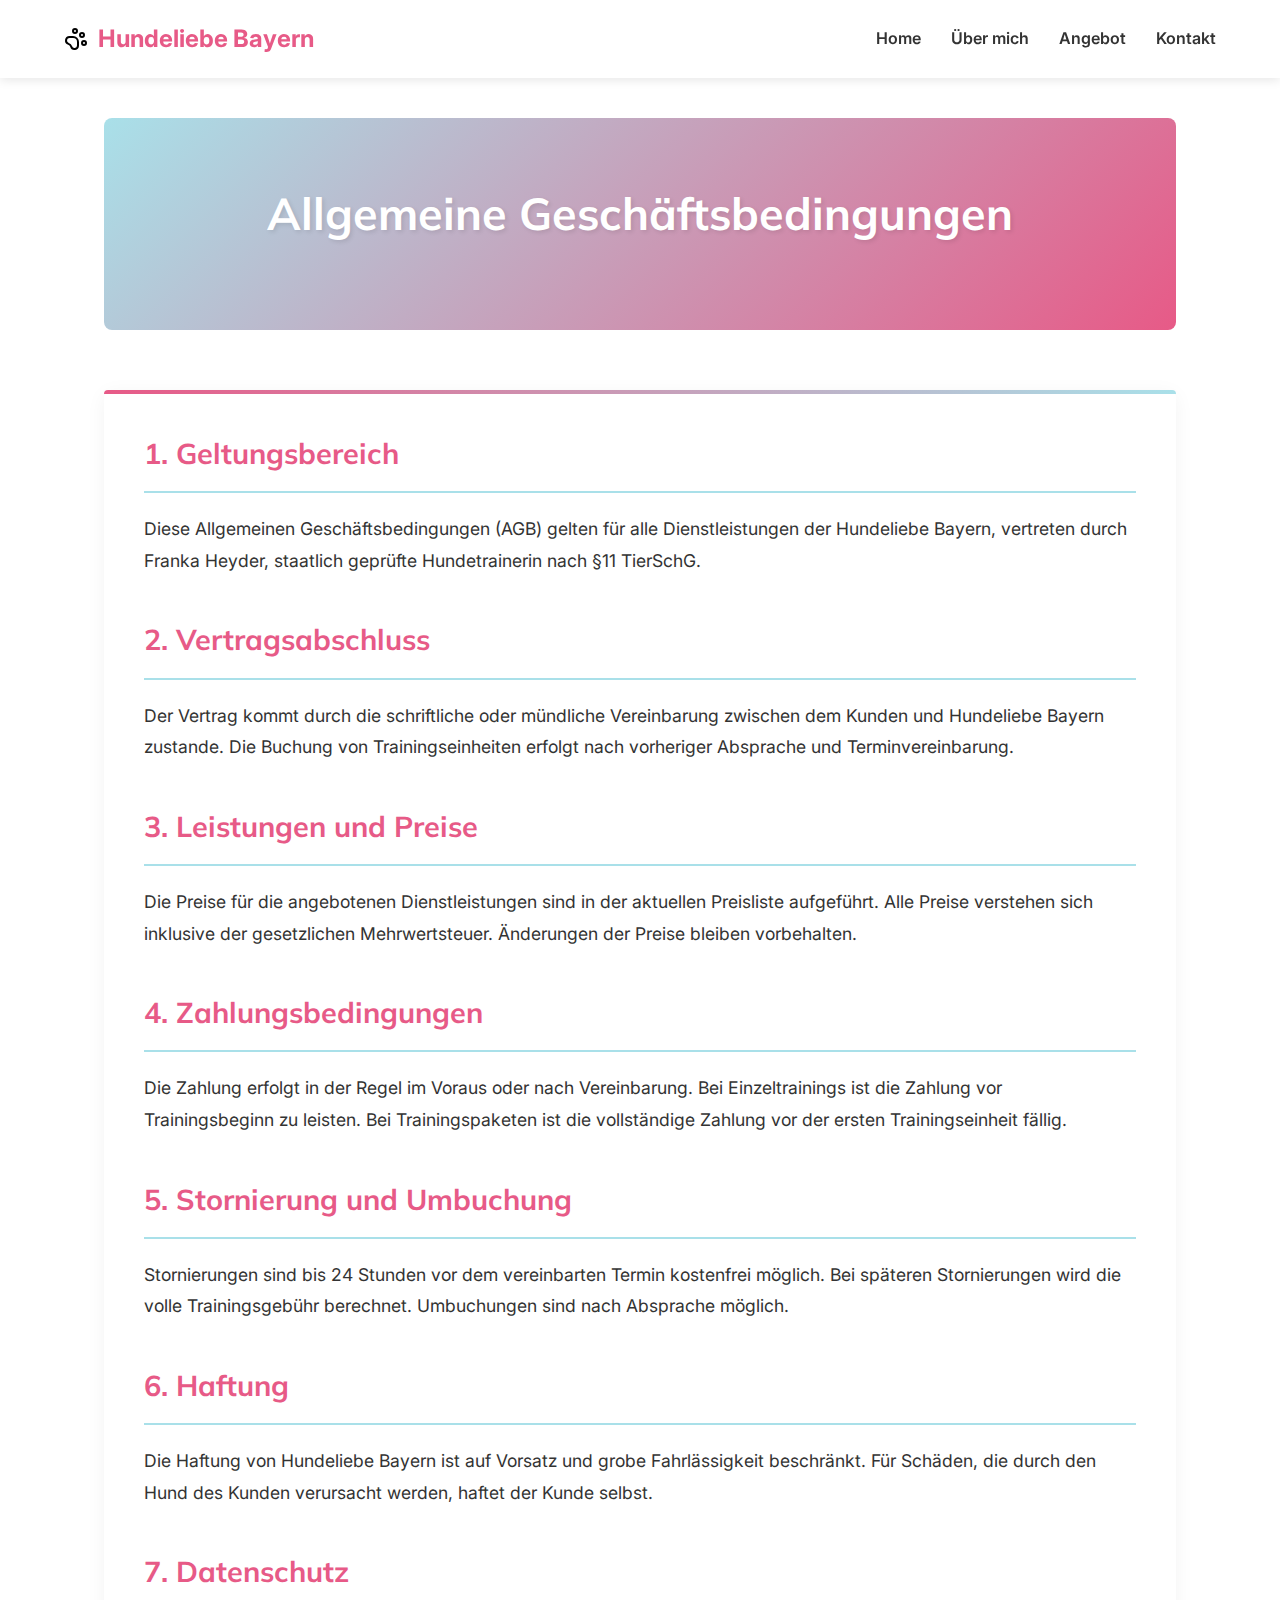
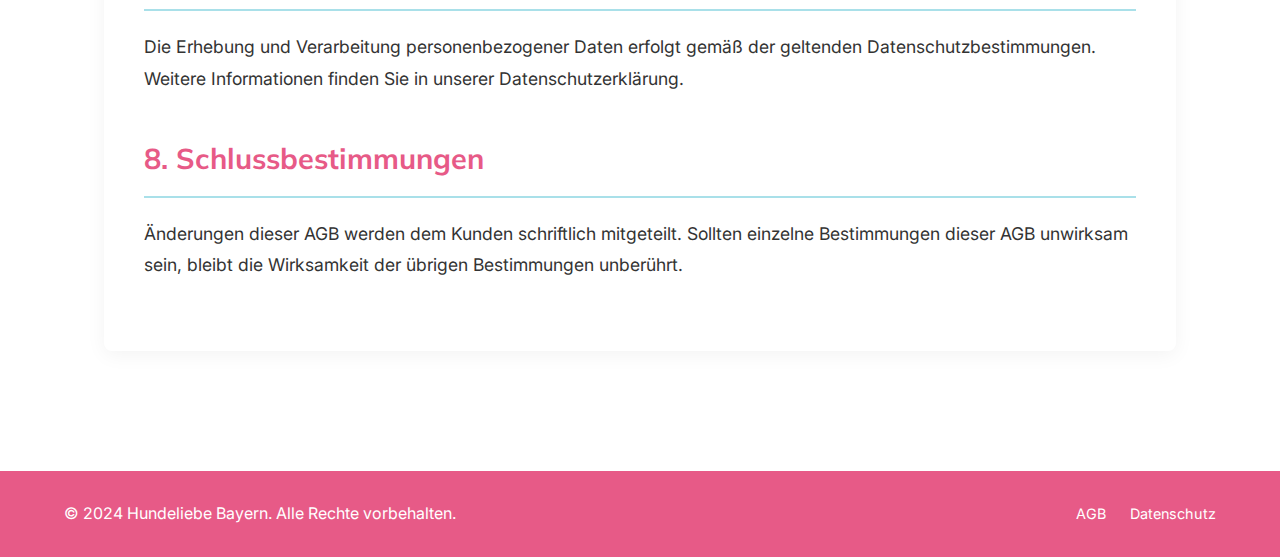
<file: pages/agb.html>
<!DOCTYPE html>
<html lang="de">
<head>
    <meta charset="UTF-8">
    <meta name="viewport" content="width=device-width, initial-scale=1.0">
    <title>AGB - Hundeliebe Bayern</title>
    <link rel="stylesheet" href="../assets/css/styles.css">
    <link href="https://fonts.googleapis.com/css2?family=Inter:wght@400;600&family=Mulish:wght@700&display=swap" rel="stylesheet">
</head>
<body>
    <header class="navbar">
        <a href="../index.html" class="logo">
            <img src="../assets/images/pawicons.svg" alt="Pfoten-Icon" class="paw-icon">
            <span>Hundeliebe Bayern</span>
        </a>
        <button class="mobile-menu-btn">
            <span class="hamburger"></span>
        </button>
        <nav class="nav-menu">
            <ul class="nav-links">
                <li><a href="../index.html">Home</a></li>
                <li><a href="uebermich.html">Über mich</a></li>
                <li><a href="angebot.html">Angebot</a></li>
                <li><a href="kontakt.html">Kontakt</a></li>
            </ul>
        </nav>
    </header>

    <main class="content-page">
        <section class="page-header">
            <h1>Allgemeine Geschäftsbedingungen</h1>
        </section>

        <section class="content-section">
            <h2>1. Geltungsbereich</h2>
            <p>Diese Allgemeinen Geschäftsbedingungen (AGB) gelten für alle Dienstleistungen der Hundeliebe Bayern, vertreten durch Franka Heyder, staatlich geprüfte Hundetrainerin nach §11 TierSchG.</p>

            <h2>2. Vertragsabschluss</h2>
            <p>Der Vertrag kommt durch die schriftliche oder mündliche Vereinbarung zwischen dem Kunden und Hundeliebe Bayern zustande. Die Buchung von Trainingseinheiten erfolgt nach vorheriger Absprache und Terminvereinbarung.</p>

            <h2>3. Leistungen und Preise</h2>
            <p>Die Preise für die angebotenen Dienstleistungen sind in der aktuellen Preisliste aufgeführt. Alle Preise verstehen sich inklusive der gesetzlichen Mehrwertsteuer. Änderungen der Preise bleiben vorbehalten.</p>

            <h2>4. Zahlungsbedingungen</h2>
            <p>Die Zahlung erfolgt in der Regel im Voraus oder nach Vereinbarung. Bei Einzeltrainings ist die Zahlung vor Trainingsbeginn zu leisten. Bei Trainingspaketen ist die vollständige Zahlung vor der ersten Trainingseinheit fällig.</p>

            <h2>5. Stornierung und Umbuchung</h2>
            <p>Stornierungen sind bis 24 Stunden vor dem vereinbarten Termin kostenfrei möglich. Bei späteren Stornierungen wird die volle Trainingsgebühr berechnet. Umbuchungen sind nach Absprache möglich.</p>

            <h2>6. Haftung</h2>
            <p>Die Haftung von Hundeliebe Bayern ist auf Vorsatz und grobe Fahrlässigkeit beschränkt. Für Schäden, die durch den Hund des Kunden verursacht werden, haftet der Kunde selbst.</p>

            <h2>7. Datenschutz</h2>
            <p>Die Erhebung und Verarbeitung personenbezogener Daten erfolgt gemäß der geltenden Datenschutzbestimmungen. Weitere Informationen finden Sie in unserer Datenschutzerklärung.</p>

            <h2>8. Schlussbestimmungen</h2>
            <p>Änderungen dieser AGB werden dem Kunden schriftlich mitgeteilt. Sollten einzelne Bestimmungen dieser AGB unwirksam sein, bleibt die Wirksamkeit der übrigen Bestimmungen unberührt.</p>
        </section>
    </main>

    <footer>
        <p>© 2024 Hundeliebe Bayern. Alle Rechte vorbehalten.</p>
        <nav>
            <a href="agb.html">AGB</a>
            <a href="datenschutz.html">Datenschutz</a>
        </nav>
    </footer>
    <script src="../assets/js/main.js"></script>
</body>
</html>
</file>
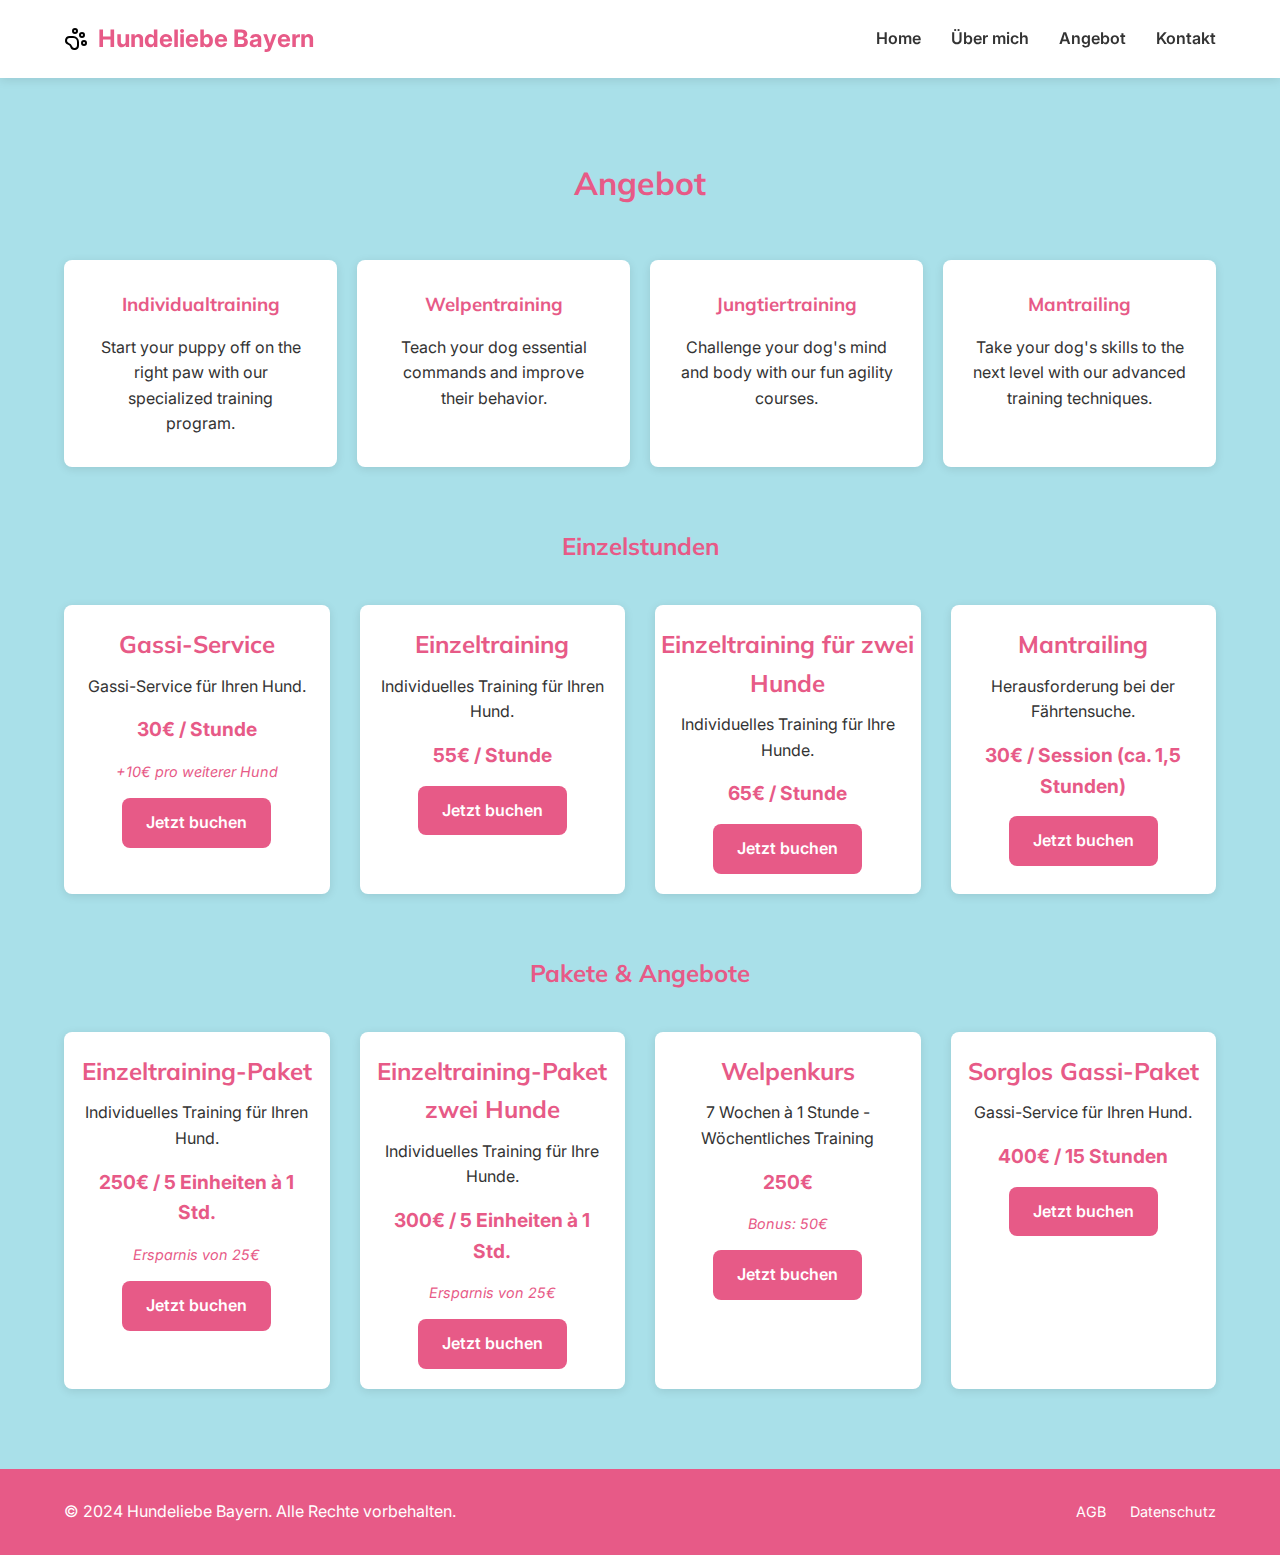
<file: pages/angebot.html>
<!DOCTYPE html>
<html lang="de">
<head>
    <meta charset="UTF-8">
    <meta name="viewport" content="width=device-width, initial-scale=1.0">
    <title>Angebot - Hundeliebe Bayern</title>
    <link rel="stylesheet" href="../assets/css/styles.css">
    <link href="https://fonts.googleapis.com/css2?family=Inter:wght@400;600&family=Mulish:wght@700&display=swap" rel="stylesheet">
</head>
<body>
    <header class="navbar">
        <a href="../index.html" class="logo">
            <img src="../assets/images/pawicons.svg" alt="Pfoten-Icon" class="paw-icon">
            <span>Hundeliebe Bayern</span>
        </a>
        <button class="mobile-menu-btn">
            <span class="hamburger"></span>
        </button>
        <nav class="nav-menu">
            <ul class="nav-links">
                <li><a href="../index.html">Home</a></li>
                <li><a href="uebermich.html">Über mich</a></li>
                <li><a href="angebot.html">Angebot</a></li>
                <li><a href="kontakt.html">Kontakt</a></li>
            </ul>
        </nav>
    </header>

    <main class="angebot-page">
        <section class="angebot-hero">
            <h1>Angebot</h1>
        </section>

        <section class="angebot-cards">
            <div class="training-card">
                <h3>Individualtraining</h3>
                <p>Start your puppy off on the right paw with our specialized training program.</p>
            </div>
            
            <div class="training-card">
                <h3>Welpentraining</h3>
                <p>Teach your dog essential commands and improve their behavior.</p>
            </div>
            
            <div class="training-card">
                <h3>Jungtiertraining</h3>
                <p>Challenge your dog's mind and body with our fun agility courses.</p>
            </div>
            
            <div class="training-card">
                <h3>Mantrailing</h3>
                <p>Take your dog's skills to the next level with our advanced training techniques.</p>
            </div>
        </section>
        
        <section class="einzelstunden">
            <h2>Einzelstunden</h2>
            <div class="angebot-grid">
                <div class="angebot-item">
                    <h3>Gassi-Service</h3>
                    <p>Gassi-Service für Ihren Hund.</p>
                    <p class="price">30€ / Stunde</p>
                    <p class="additional">+10€ pro weiterer Hund</p>
                    <a href="mailto:franka.heyder@hundeliebe.bayern?subject=Anfrage%20Gassi-Service&body=Hallo%20Franka%2C%0D%0A%0D%0Aich%20interessiere%20mich%20f%C3%BCr%20den%20Gassi-Service%20und%20h%C3%A4tte%20gerne%20weitere%20Informationen." class="btn primary">Jetzt buchen</a>
                </div>
                
                <div class="angebot-item">
                    <h3>Einzeltraining</h3>
                    <p>Individuelles Training für Ihren Hund.</p>
                    <p class="price">55€ / Stunde</p>
                    <a href="mailto:franka.heyder@hundeliebe.bayern?subject=Anfrage%20Einzeltraining&body=Hallo%20Franka%2C%0D%0A%0D%0Aich%20interessiere%20mich%20f%C3%BCr%20das%20Einzeltraining%20und%20h%C3%A4tte%20gerne%20weitere%20Informationen." class="btn primary">Jetzt buchen</a>
                </div>
                
                <div class="angebot-item">
                    <h3>Einzeltraining für zwei Hunde</h3>
                    <p>Individuelles Training für Ihre Hunde.</p>
                    <p class="price">65€ / Stunde</p>
                    <a href="mailto:franka.heyder@hundeliebe.bayern?subject=Anfrage%20Einzeltraining%20f%C3%BCr%20zwei%20Hunde&body=Hallo%20Franka%2C%0D%0A%0D%0Aich%20interessiere%20mich%20f%C3%BCr%20das%20Einzeltraining%20f%C3%BCr%20zwei%20Hunde%20und%20h%C3%A4tte%20gerne%20weitere%20Informationen." class="btn primary">Jetzt buchen</a>
                </div>
                
                <div class="angebot-item">
                    <h3>Mantrailing</h3>
                    <p>Herausforderung bei der Fährtensuche.</p>
                    <p class="price">30€ / Session (ca. 1,5 Stunden)</p>
                    <a href="mailto:franka.heyder@hundeliebe.bayern?subject=Anfrage%20Mantrailing&body=Hallo%20Franka%2C%0D%0A%0D%0Aich%20interessiere%20mich%20f%C3%BCr%20das%20Mantrailing%20und%20h%C3%A4tte%20gerne%20weitere%20Informationen." class="btn primary">Jetzt buchen</a>
                </div>
            </div>
        </section>
        
        <section class="pakete">
            <h2>Pakete & Angebote</h2>
            <div class="angebot-grid">
                <div class="angebot-item">
                    <h3>Einzeltraining-Paket</h3>
                    <p>Individuelles Training für Ihren Hund.</p>
                    <p class="price">250€ / 5 Einheiten à 1 Std.</p>
                    <p class="savings">Ersparnis von 25€</p>
                    <a href="mailto:franka.heyder@hundeliebe.bayern?subject=Anfrage%20Einzeltraining-Paket&body=Hallo%20Franka%2C%0D%0A%0D%0Aich%20interessiere%20mich%20f%C3%BCr%20das%20Einzeltraining-Paket%20und%20h%C3%A4tte%20gerne%20weitere%20Informationen." class="btn primary">Jetzt buchen</a>
                </div>
                
                <div class="angebot-item">
                    <h3>Einzeltraining-Paket zwei Hunde</h3>
                    <p>Individuelles Training für Ihre Hunde.</p>
                    <p class="price">300€ / 5 Einheiten à 1 Std.</p>
                    <p class="savings">Ersparnis von 25€</p>
                    <a href="mailto:franka.heyder@hundeliebe.bayern?subject=Anfrage%20Einzeltraining-Paket%20f%C3%BCr%20zwei%20Hunde&body=Hallo%20Franka%2C%0D%0A%0D%0Aich%20interessiere%20mich%20f%C3%BCr%20das%20Einzeltraining-Paket%20f%C3%BCr%20zwei%20Hunde%20und%20h%C3%A4tte%20gerne%20weitere%20Informationen." class="btn primary">Jetzt buchen</a>
                </div>
                
                <div class="angebot-item">
                    <h3>Welpenkurs</h3>
                    <p>7 Wochen à 1 Stunde - Wöchentliches Training</p>
                    <p class="price">250€</p>
                    <p class="bonus">Bonus: 50€</p>
                    <a href="mailto:franka.heyder@hundeliebe.bayern?subject=Anfrage%20Welpenkurs&body=Hallo%20Franka%2C%0D%0A%0D%0Aich%20interessiere%20mich%20f%C3%BCr%20den%20Welpenkurs%20und%20h%C3%A4tte%20gerne%20weitere%20Informationen." class="btn primary">Jetzt buchen</a>
                </div>
                
                <div class="angebot-item">
                    <h3>Sorglos Gassi-Paket</h3>
                    <p>Gassi-Service für Ihren Hund.</p>
                    <p class="price">400€ / 15 Stunden</p>
                    <a href="mailto:franka.heyder@hundeliebe.bayern?subject=Anfrage%20Sorglos%20Gassi-Paket&body=Hallo%20Franka%2C%0D%0A%0D%0Aich%20interessiere%20mich%20f%C3%BCr%20das%20Sorglos%20Gassi-Paket%20und%20h%C3%A4tte%20gerne%20weitere%20Informationen." class="btn primary">Jetzt buchen</a>
                </div>
            </div>
        </section>
    </main>

    <footer>
        <p>© 2024 Hundeliebe Bayern. Alle Rechte vorbehalten.</p>
        <nav>
            <a href="agb.html">AGB</a>
            <a href="datenschutz.html">Datenschutz</a>
        </nav>
    </footer>
    <script src="../assets/js/main.js"></script>
</body>
</html>
</file>
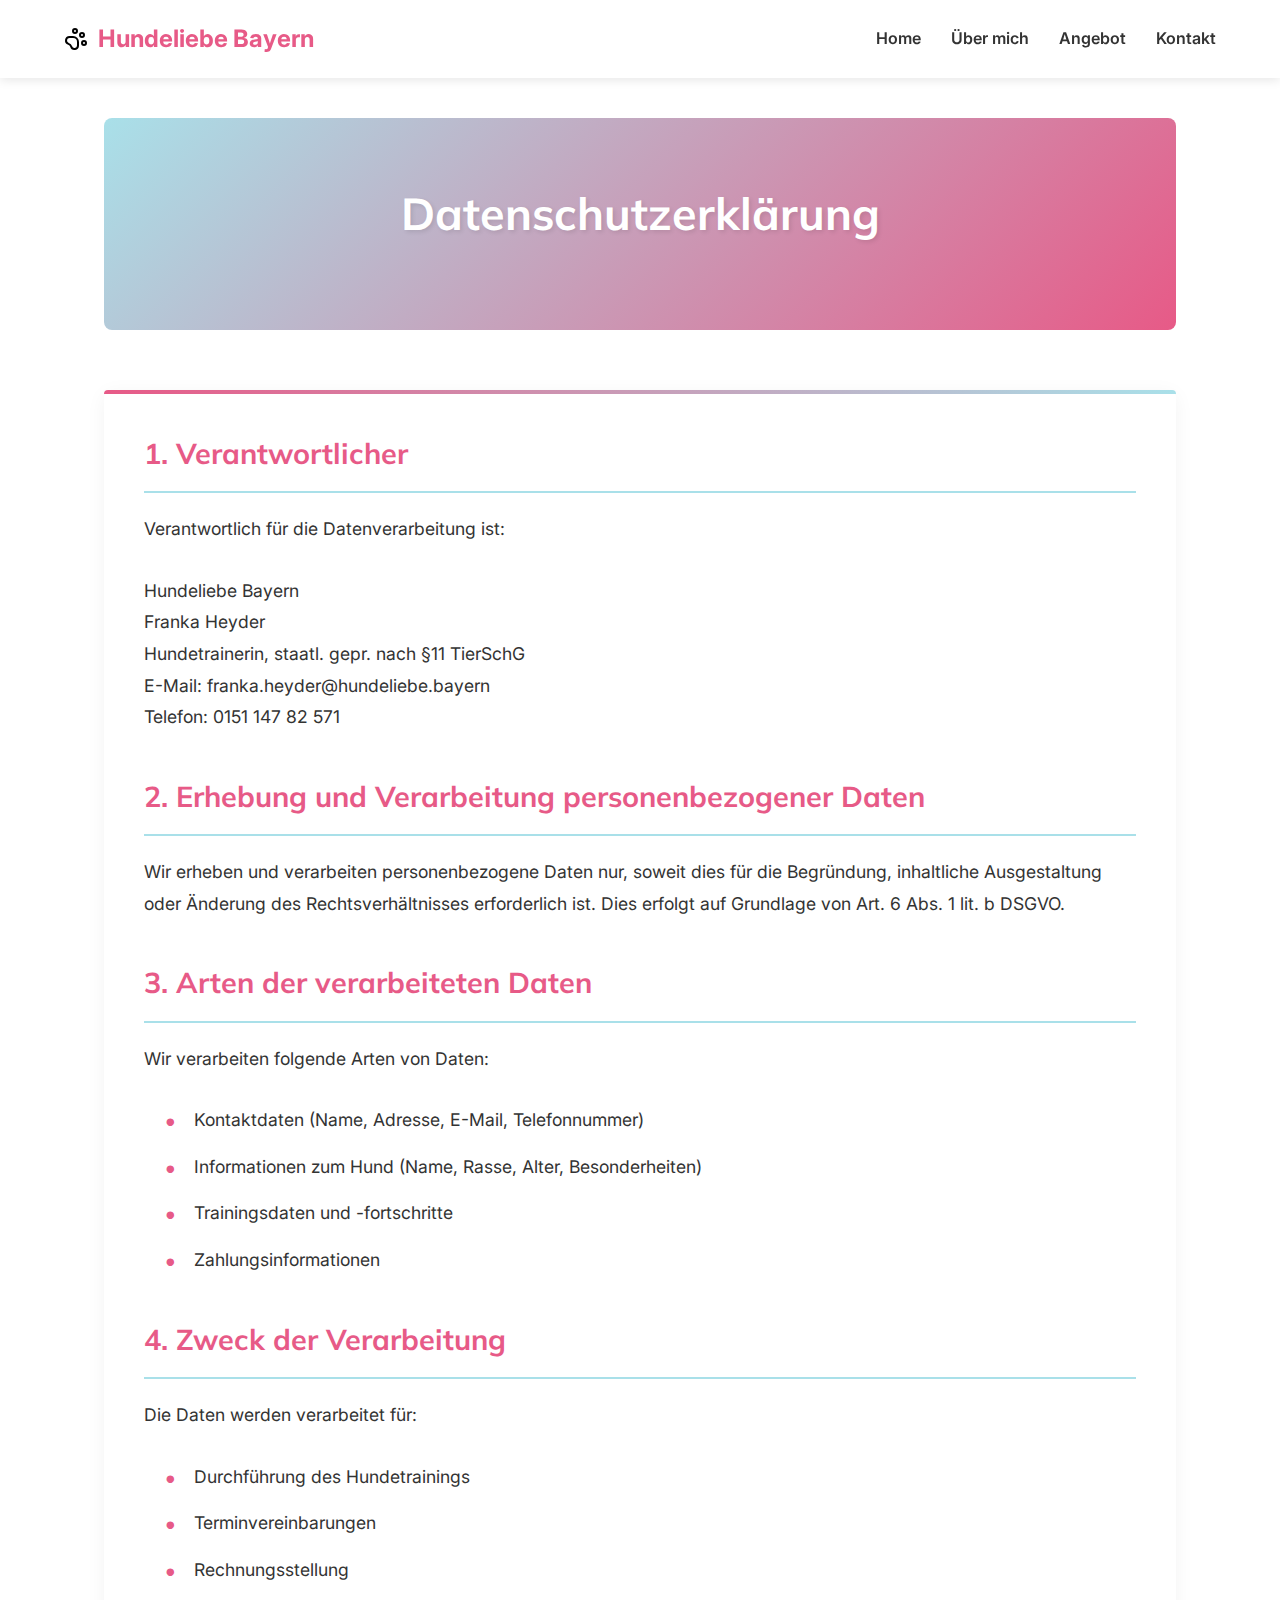
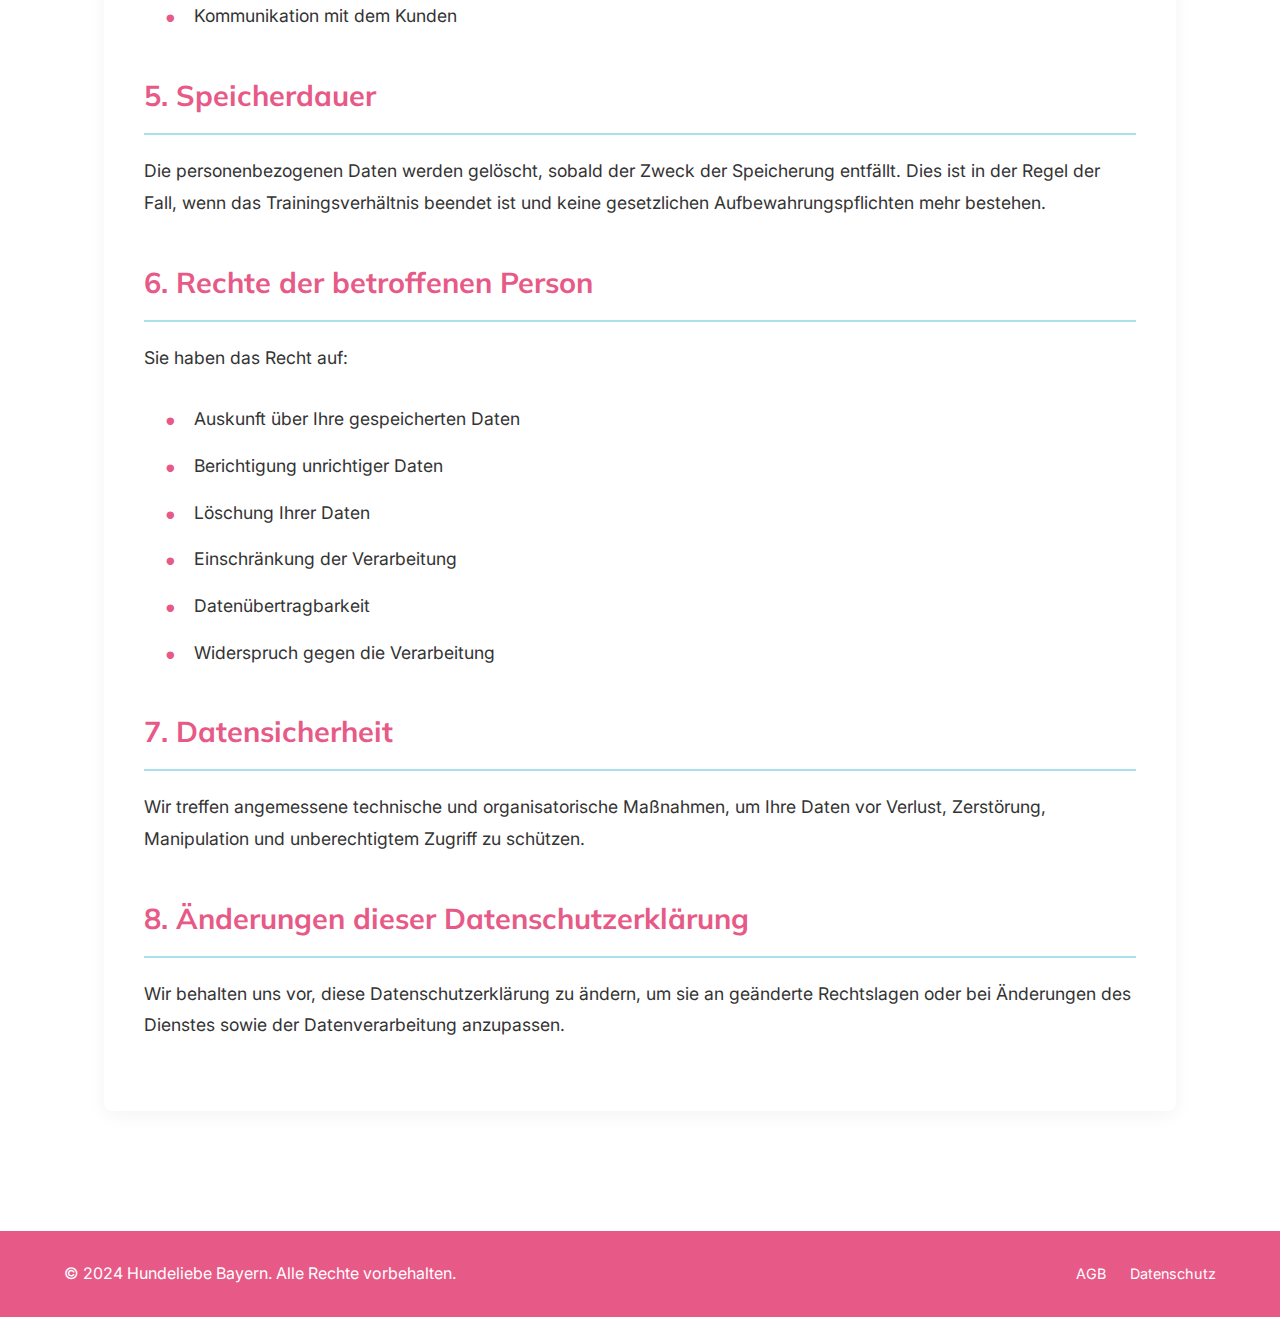
<file: pages/datenschutz.html>
<!DOCTYPE html>
<html lang="de">
<head>
    <meta charset="UTF-8">
    <meta name="viewport" content="width=device-width, initial-scale=1.0">
    <title>Datenschutz - Hundeliebe Bayern</title>
    <link rel="stylesheet" href="../assets/css/styles.css">
    <link href="https://fonts.googleapis.com/css2?family=Inter:wght@400;600&family=Mulish:wght@700&display=swap" rel="stylesheet">
</head>
<body>
    <header class="navbar">
        <a href="../index.html" class="logo">
            <img src="../assets/images/pawicons.svg" alt="Pfoten-Icon" class="paw-icon">
            <span>Hundeliebe Bayern</span>
        </a>
        <button class="mobile-menu-btn">
            <span class="hamburger"></span>
        </button>
        <nav class="nav-menu">
            <ul class="nav-links">
                <li><a href="../index.html">Home</a></li>
                <li><a href="uebermich.html">Über mich</a></li>
                <li><a href="angebot.html">Angebot</a></li>
                <li><a href="kontakt.html">Kontakt</a></li>
            </ul>
        </nav>
    </header>

    <main class="content-page">
        <section class="page-header">
            <h1>Datenschutzerklärung</h1>
        </section>

        <section class="content-section">
            <h2>1. Verantwortlicher</h2>
            <p>Verantwortlich für die Datenverarbeitung ist:</p>
            <p>Hundeliebe Bayern<br>
            Franka Heyder<br>
            Hundetrainerin, staatl. gepr. nach §11 TierSchG<br>
            E-Mail: franka.heyder@hundeliebe.bayern<br>
            Telefon: 0151 147 82 571</p>

            <h2>2. Erhebung und Verarbeitung personenbezogener Daten</h2>
            <p>Wir erheben und verarbeiten personenbezogene Daten nur, soweit dies für die Begründung, inhaltliche Ausgestaltung oder Änderung des Rechtsverhältnisses erforderlich ist. Dies erfolgt auf Grundlage von Art. 6 Abs. 1 lit. b DSGVO.</p>

            <h2>3. Arten der verarbeiteten Daten</h2>
            <p>Wir verarbeiten folgende Arten von Daten:</p>
            <ul>
                <li>Kontaktdaten (Name, Adresse, E-Mail, Telefonnummer)</li>
                <li>Informationen zum Hund (Name, Rasse, Alter, Besonderheiten)</li>
                <li>Trainingsdaten und -fortschritte</li>
                <li>Zahlungsinformationen</li>
            </ul>

            <h2>4. Zweck der Verarbeitung</h2>
            <p>Die Daten werden verarbeitet für:</p>
            <ul>
                <li>Durchführung des Hundetrainings</li>
                <li>Terminvereinbarungen</li>
                <li>Rechnungsstellung</li>
                <li>Kommunikation mit dem Kunden</li>
            </ul>

            <h2>5. Speicherdauer</h2>
            <p>Die personenbezogenen Daten werden gelöscht, sobald der Zweck der Speicherung entfällt. Dies ist in der Regel der Fall, wenn das Trainingsverhältnis beendet ist und keine gesetzlichen Aufbewahrungspflichten mehr bestehen.</p>

            <h2>6. Rechte der betroffenen Person</h2>
            <p>Sie haben das Recht auf:</p>
            <ul>
                <li>Auskunft über Ihre gespeicherten Daten</li>
                <li>Berichtigung unrichtiger Daten</li>
                <li>Löschung Ihrer Daten</li>
                <li>Einschränkung der Verarbeitung</li>
                <li>Datenübertragbarkeit</li>
                <li>Widerspruch gegen die Verarbeitung</li>
            </ul>

            <h2>7. Datensicherheit</h2>
            <p>Wir treffen angemessene technische und organisatorische Maßnahmen, um Ihre Daten vor Verlust, Zerstörung, Manipulation und unberechtigtem Zugriff zu schützen.</p>

            <h2>8. Änderungen dieser Datenschutzerklärung</h2>
            <p>Wir behalten uns vor, diese Datenschutzerklärung zu ändern, um sie an geänderte Rechtslagen oder bei Änderungen des Dienstes sowie der Datenverarbeitung anzupassen.</p>
        </section>
    </main>

    <footer>
        <p>© 2024 Hundeliebe Bayern. Alle Rechte vorbehalten.</p>
        <nav>
            <a href="agb.html">AGB</a>
            <a href="datenschutz.html">Datenschutz</a>
        </nav>
    </footer>
    <script src="../assets/js/main.js"></script>
</body>
</html>
</file>
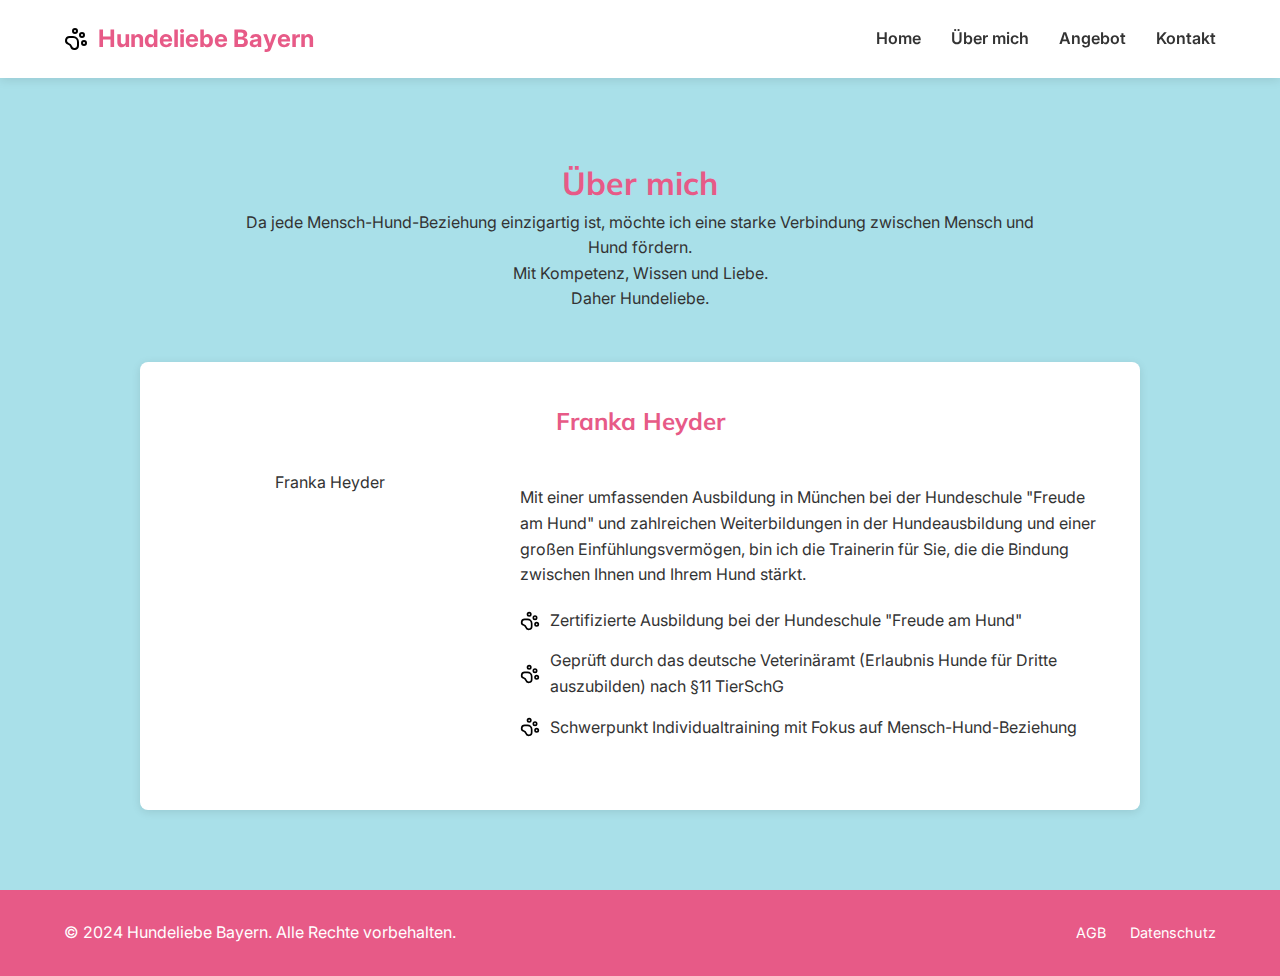
<file: pages/uebermich.html>
<!DOCTYPE html>
<html lang="de">
<head>
    <meta charset="UTF-8">
    <meta name="viewport" content="width=device-width, initial-scale=1.0">
    <title>Über mich - Hundeliebe Bayern</title>
    <link rel="stylesheet" href="../assets/css/styles.css">
    <link href="https://fonts.googleapis.com/css2?family=Inter:wght@400;600&family=Mulish:wght@700&display=swap" rel="stylesheet">
</head>
<body>
    <header class="navbar">
        <a href="../index.html" class="logo">
            <img src="../assets/images/pawicons.svg" alt="Pfoten-Icon" class="paw-icon">
            <span>Hundeliebe Bayern</span>
        </a>
        <button class="mobile-menu-btn">
            <span class="hamburger"></span>
        </button>
        <nav class="nav-menu">
            <ul class="nav-links">
                <li><a href="../index.html">Home</a></li>
                <li><a href="uebermich.html">Über mich</a></li>
                <li><a href="angebot.html">Angebot</a></li>
                <li><a href="kontakt.html">Kontakt</a></li>
            </ul>
        </nav>
    </header>

    <main class="about-page">
        <section class="about-hero">
            <h1>Über mich</h1>
            <div class="about-intro">
                <p>Da jede Mensch-Hund-Beziehung einzigartig ist, möchte ich eine starke Verbindung zwischen Mensch und Hund fördern.</p>
                <p>Mit Kompetenz, Wissen und Liebe.</p>
                <p>Daher Hundeliebe.</p>
            </div>
        </section>

        <section class="trainer-profile">
            <h2>Franka Heyder</h2>
            <div class="trainer-content">
                <div class="placeholder-image trainer-image">Franka Heyder</div>
                <div class="trainer-info">
                    <p>Mit einer umfassenden Ausbildung in München bei der Hundeschule "Freude am Hund" und zahlreichen Weiterbildungen in der Hundeausbildung und einer großen Einfühlungsvermögen, bin ich die Trainerin für Sie, die die Bindung zwischen Ihnen und Ihrem Hund stärkt.</p>
                    
                    <ul class="qualifications">
                        <li>
                            <img src="../assets/images/pawicons.svg" alt="Zertifikat">
                            Zertifizierte Ausbildung bei der Hundeschule "Freude am Hund"
                        </li>
                        <li>
                            <img src="../assets/images/pawicons.svg" alt="Zertifikat">
                            Geprüft durch das deutsche Veterinäramt (Erlaubnis Hunde für Dritte auszubilden) nach §11 TierSchG
                        </li>
                        <li>
                            <img src="../assets/images/pawicons.svg" alt="Schwerpunkt">
                            Schwerpunkt Individualtraining mit Fokus auf Mensch-Hund-Beziehung
                        </li>
                    </ul>
                </div>
            </div>
        </section>
    </main>

    <footer>
        <p>© 2024 Hundeliebe Bayern. Alle Rechte vorbehalten.</p>
        <nav>
            <a href="agb.html">AGB</a>
            <a href="datenschutz.html">Datenschutz</a>
        </nav>
    </footer>
    <script src="../assets/js/main.js"></script>
</body>
</html>
</file>
<file: assets/css/styles.css>
/* Google Fonts */
@import url('https://fonts.googleapis.com/css2?family=Inter:wght@400;600&family=Mulish:wght@700&display=swap');

/* General Styles */
:root {
    --primary-color: #e75a87; /* Rosa */
    --secondary-color: #a9e0e9; /* Hellblau */
    --accent-color: #e75a87; /* Rosa */
    --text-color: #333;
    --light-text: #666;
    --white: #fff;
    --shadow: 0 2px 10px rgba(0, 0, 0, 0.1);
    --border-radius: 8px;
    --background-color: #a9e0e9; /* Hellblau */
    --footer-color: #e75a87; /* Rosa */
}

* {
    margin: 0;
    padding: 0;
    box-sizing: border-box;
}

body {
    font-family: 'Inter', sans-serif;
    color: var(--text-color);
    line-height: 1.6;
    margin: 0;
    padding: 0;
    background-color: var(--white);
}

/* Überschriften */
h1, h2, h3, h4, h5, h6 {
    font-family: 'Mulish', sans-serif;
    font-weight: 700;
    color: var(--primary-color);
}

a {
    text-decoration: none;
    color: var(--primary-color);
    transition: color 0.3s ease;
}

a:hover {
    color: var(--accent-color);
}

/* Navbar */
.navbar {
    display: flex;
    justify-content: space-between;
    align-items: center;
    padding: 20px 5%;
    background-color: var(--white);
    box-shadow: var(--shadow);
    position: sticky;
    top: 0;
    z-index: 100;
}

/* Logo */
.logo {
    display: flex;
    align-items: center;
    font-size: 1.5rem;
    font-weight: bold;
    color: var(--primary-color);
}

.paw-icon {
    width: 24px;
    margin-right: 10px;
}

/* Navigation */
.nav-links {
    display: flex;
    list-style: none;
}

.nav-links li {
    margin-left: 30px;
    position: relative;
}

.nav-links a {
    font-weight: 600;
    position: relative;
    padding: 5px 0;
    color: var(--text-color);
    transition: color 0.3s ease;
}

.nav-links a::after {
    content: '';
    position: absolute;
    bottom: -2px;
    left: 0;
    width: 100%;
    height: 2px;
    background: linear-gradient(90deg, var(--primary-color), var(--secondary-color));
    transform: scaleX(0);
    transform-origin: right;
    transition: transform 0.3s ease;
}

.nav-links a:hover {
    color: var(--primary-color);
}

.nav-links a:hover::after {
    transform: scaleX(1);
    transform-origin: left;
}

/* Aktiver Link-Status */
.nav-links a.active {
    color: var(--primary-color);
}

.nav-links a.active::after {
    transform: scaleX(1);
}

/* Hero-Section */
.hero {
    position: relative;
    height: 70vh;
    display: flex;
    align-items: center;
    justify-content: center;
    text-align: center;
    color: var(--white);
    overflow: hidden;
    background-image: url('../images/hero.jpg');
    background-size: cover;
    background-position: center;
}

.overlay {
    position: absolute;
    top: 0;
    left: 0;
    width: 100%;
    height: 100%;
    background-color: rgba(169, 224, 233, 0.6); /* Hellblau mit Transparenz */
    z-index: 1;
}

.hero-text {
    position: relative;
    z-index: 2;
    max-width: 800px;
    padding: 0 20px;
}

.hero-text h1 {
    font-size: 3rem;
    margin-bottom: 20px;
    color: var(--primary-color);
}

.hero-text p {
    font-size: 1.2rem;
    margin-bottom: 30px;
    color: var(--text-color);
}

.buttons {
    display: flex;
    justify-content: center;
    gap: 20px;
}

/* Buttons */
.btn {
    display: inline-block;
    padding: 12px 24px;
    border-radius: var(--border-radius);
    font-weight: 600;
    transition: all 0.3s ease;
    cursor: pointer;
    border: none;
    text-align: center;
}

.btn.primary {
    background-color: var(--primary-color);
    color: var(--white);
}

.btn.primary:hover {
    background-color: #c74a73; /* Etwas dunkleres Rosa */
}

.btn.secondary {
    background-color: var(--white);
    color: var(--primary-color);
    border: 2px solid var(--primary-color);
}

.btn.secondary:hover {
    background-color: var(--secondary-color);
}

.btn.booking {
    background-color: var(--primary-color);
    color: var(--white);
    font-size: 0.9rem;
    padding: 8px 16px;
}

/* Angebot-Sektion */
.angebot, .about, .kontakt, .about-page, .angebot-page, .kontakt-page {
    background-color: var(--secondary-color);
    padding: 80px 5%;
    text-align: center;
}

.angebot h2, .about h2, .kontakt h2 {
    margin-bottom: 40px;
    font-size: 2.5rem;
}

.angebot-grid {
    display: grid;
    grid-template-columns: repeat(auto-fit, minmax(250px, 1fr));
    gap: 30px;
    margin-top: 40px;
}

.angebot-item {
    background-color: var(--white);
    border-radius: var(--border-radius);
    overflow: hidden;
    box-shadow: var(--shadow);
    transition: transform 0.3s ease;
    padding-bottom: 20px;
}

.angebot-item:hover {
    transform: translateY(-10px);
}

.angebot-item img {
    width: 100%;
    height: 200px;
    object-fit: cover;
}

.angebot-item h3 {
    margin: 20px 0 10px;
    font-size: 1.5rem;
}

.angebot-item p {
    padding: 0 20px;
    margin-bottom: 15px;
}

.price {
    font-weight: bold;
    color: var(--primary-color);
    font-size: 1.2rem;
}

.additional, .savings, .bonus {
    color: var(--accent-color);
    font-size: 0.9rem;
    font-style: italic;
    margin-bottom: 15px;
}

/* About Section */
.about {
    text-align: center;
}

.about p {
    max-width: 800px;
    margin: 0 auto 30px;
    font-size: 1.1rem;
}

.about img {
    border-radius: 50%;
    width: 200px;
    height: 200px;
    object-fit: cover;
    margin-top: 20px;
    border: 5px solid var(--white);
    box-shadow: var(--shadow);
}

/* Kontaktformular */
.kontakt form {
    max-width: 600px;
    margin: 0 auto;
    background-color: var(--white);
    padding: 30px;
    border-radius: var(--border-radius);
    box-shadow: var(--shadow);
}

label {
    display: block;
    margin-bottom: 8px;
    font-weight: 600;
    text-align: left;
}

input, textarea {
    width: 100%;
    padding: 12px;
    margin-bottom: 20px;
    border: 1px solid #ddd;
    border-radius: var(--border-radius);
    font-family: 'Inter', sans-serif;
}

textarea {
    resize: vertical;
    min-height: 120px;
}

/* Footer */
footer {
    background-color: var(--footer-color);
    color: var(--white);
    padding: 30px 5%;
    display: flex;
    justify-content: space-between;
    align-items: center;
}

footer nav a {
    color: var(--white);
    margin-left: 20px;
    font-size: 0.9rem;
}

footer nav a:hover {
    text-decoration: underline;
}

/* About Page */
.about-hero {
    margin-bottom: 50px;
}

.about-intro {
    max-width: 800px;
    margin: 0 auto;
}

.trainer-profile {
    background-color: var(--white);
    border-radius: var(--border-radius);
    box-shadow: var(--shadow);
    padding: 40px;
    max-width: 1000px;
    margin: 0 auto;
}

.trainer-content {
    display: flex;
    flex-wrap: wrap;
    align-items: center;
    gap: 40px;
    margin-top: 30px;
}

.trainer-image {
    width: 300px;
    height: 300px;
    object-fit: cover;
    border-radius: var(--border-radius);
}

.trainer-info {
    flex: 1;
    min-width: 300px;
    text-align: left;
}

.qualifications {
    list-style: none;
    margin-top: 20px;
}

.qualifications li {
    display: flex;
    align-items: center;
    margin-bottom: 15px;
}

.qualifications li img {
    width: 20px;
    margin-right: 10px;
}

/* Angebot Page */
.angebot-hero {
    margin-bottom: 50px;
}

.angebot-cards {
    display: grid;
    grid-template-columns: repeat(auto-fit, minmax(250px, 1fr));
    gap: 20px;
    margin-bottom: 60px;
}

.training-card {
    background-color: var(--white);
    border-radius: var(--border-radius);
    padding: 30px;
    box-shadow: var(--shadow);
}

.training-card h3 {
    color: var(--primary-color);
    margin-bottom: 15px;
}

.einzelstunden, .pakete {
    margin-top: 60px;
}

/* Kontakt Page */
.kontakt-page {
    padding: 60px 0;
    background-color: var(--secondary-color);
    width: 100%;
    min-height: calc(100vh - 140px); /* Navbar + Footer Height */
}

.kontakt-hero {
    text-align: center;
    margin-bottom: 40px;
    padding: 0 20px;
}

.kontakt-hero h1 {
    font-size: 2.5rem;
    margin-bottom: 15px;
    color: var(--primary-color);
}

.kontakt-hero p {
    font-size: 1.1rem;
    color: var(--text-color);
    max-width: 600px;
    margin: 0 auto;
}

/* Bento Box Layout */
.bento-container {
    max-width: 1000px;
    margin: 0 auto;
    margin-bottom: 100px;
    padding: 0 20px;
    display: grid;
    grid-template-columns: repeat(2, 1fr);
    gap: 30px;
}

.bento-box {
    background-color: var(--white);
    border-radius: var(--border-radius);
    box-shadow: var(--shadow);
    transition: transform 0.3s ease;
}

.bento-box:hover {
    transform: translateY(-5px);
}

/* Kontakt Info Box */
.kontakt-info {
    padding: 30px;
}

.kontakt-details h2 {
    color: var(--primary-color);
    margin-bottom: 25px;
    font-size: 1.5rem;
}

.address {
    line-height: 1.8;
}

.address h3 {
    color: var(--text-color);
    margin-bottom: 15px;
    font-size: 1.3rem;
}

.address p {
    color: var(--text-color);
    margin-bottom: 8px;
    font-size: 1rem;
}

/* Direkt Kontakt Box */
.kontakt-direkt {
    padding: 30px;
}

.contact-action {
    height: 100%;
    display: flex;
    flex-direction: column;
    align-items: center;
    justify-content: center;
    text-align: center;
}

.contact-buttons {
    display: flex;
    gap: 15px;
    flex-wrap: wrap;
    justify-content: center;
    margin-top: 20px;
    width: 100%;
}

.contact-btn {
    display: inline-flex;
    align-items: center;
    gap: 10px;
    padding: 15px 30px;
    font-size: 1.1rem;
    transition: all 0.3s ease;
    background-color: var(--primary-color);
    color: var(--white);
    border-radius: var(--border-radius);
    min-width: 200px;
    justify-content: center;
    box-shadow: var(--shadow);
    border: none;
}

.contact-btn:hover {
    transform: translateY(-2px);
    box-shadow: 0 4px 15px rgba(0, 0, 0, 0.1);
    background-color: #d14d77;
}

.contact-btn.call {
    background-color: var(--white);
    color: var(--primary-color);
    border: 2px solid var(--primary-color);
}

.contact-btn.call:hover {
    background-color: var(--secondary-color);
    border-color: var(--secondary-color);
    color: var(--primary-color);
}

.btn-icon {
    width: 20px;
    height: 20px;
    filter: brightness(0) invert(1);
}

.contact-btn.call .btn-icon {
    filter: none;
}

/* Image Box */
.kontakt-image {
    grid-column: 1 / -1;
    border-radius: var(--border-radius);
    overflow: hidden;
    height: 300px;
}

.image-placeholder {
    position: relative;
    width: 100%;
    height: 100%;
}

.contact-image {
    width: 100%;
    height: 100%;
    object-fit: cover;
}

.image-overlay {
    position: absolute;
    bottom: 0;
    left: 0;
    right: 0;
    background: linear-gradient(transparent, rgba(0, 0, 0, 0.7));
    padding: 20px;
}

.image-overlay p {
    color: var(--white);
    margin: 0;
    font-size: 1.2rem;
    font-weight: 600;
    text-align: center;
}

/* Responsive Anpassungen */
@media (max-width: 768px) {
    .kontakt-page {
        padding: 40px 0;
    }

    .bento-container {
        grid-template-columns: 1fr;
        padding: 0 15px;
        gap: 20px;
    }

    .kontakt-hero h1 {
        font-size: 2rem;
    }

    .kontakt-hero p {
        font-size: 1rem;
    }

    .kontakt-info, 
    .kontakt-direkt {
        padding: 25px;
    }

    .contact-buttons {
        flex-direction: column;
        padding: 0 20px;
    }

    .contact-btn {
        width: 100%;
        margin-bottom: 10px;
    }

    .kontakt-image {
        height: 250px;
    }

    .nav-links a::after {
        display: none; /* Deaktiviere den Hover-Effekt auf mobilen Geräten */
    }
    
    .nav-links a:hover {
        color: var(--primary-color);
        background-color: var(--secondary-color);
        border-radius: var(--border-radius);
    }
}

/* Responsive Anpassungen */
@media (max-width: 768px) {
    .navbar {
        flex-direction: column;
        padding: 15px 5%;
    }
    
    .nav-links {
        margin-top: 15px;
    }
    
    .nav-links li {
        margin: 0 10px;
    }
    
    .hero-text h1 {
        font-size: 2rem;
    }
    
    .buttons {
        flex-direction: column;
    }
    
    .angebot-grid {
        grid-template-columns: 1fr;
    }
    
    .trainer-content {
        flex-direction: column;
        text-align: center;
    }
    
    .trainer-info {
        text-align: center;
    }
    
    .qualifications li {
        flex-direction: column;
        text-align: center;
    }
    
    .qualifications li img {
        margin-right: 0;
        margin-bottom: 5px;
    }
}

/* Mobile Menu Styles */
.mobile-menu-btn {
    display: none;
    background: none;
    border: none;
    cursor: pointer;
    padding: 10px;
    z-index: 1000;
}

.hamburger {
    display: block;
    position: relative;
    width: 24px;
    height: 2px;
    background: var(--primary-color);
    transition: all 0.3s ease-in-out;
}

.hamburger::before,
.hamburger::after {
    content: '';
    position: absolute;
    width: 24px;
    height: 2px;
    background: var(--primary-color);
    transition: all 0.3s ease-in-out;
}

.hamburger::before {
    transform: translateY(-8px);
}

.hamburger::after {
    transform: translateY(8px);
}

/* Hamburger Animation */
.mobile-menu-btn.active .hamburger {
    background: transparent;
}

.mobile-menu-btn.active .hamburger::before {
    transform: rotate(45deg);
}

.mobile-menu-btn.active .hamburger::after {
    transform: rotate(-45deg);
}

@media (max-width: 768px) {
    .mobile-menu-btn {
        display: block;
    }

    .nav-menu {
        position: fixed;
        top: 0;
        right: -100%;
        width: 80%;
        max-width: 400px;
        height: 100vh;
        background: var(--white);
        padding: 80px 20px;
        transition: 0.3s ease-in-out;
        box-shadow: -2px 0 10px rgba(0, 0, 0, 0.1);
    }

    .nav-menu.active {
        right: 0;
    }

    .nav-links {
        flex-direction: column;
        align-items: center;
    }

    .nav-links li {
        margin: 15px 0;
        width: 100%;
    }

    .nav-links a {
        display: block;
        padding: 10px;
        text-align: center;
        font-size: 1.2rem;
        border-radius: var(--border-radius);
        transition: all 0.3s ease;
    }

    .nav-links a:hover {
        background-color: var(--secondary-color);
        color: var(--primary-color);
    }

    .navbar {
        padding: 15px 5%;
        position: relative;
    }
}

/* Elegante Styles für AGB und Datenschutz */
.content-page {
    max-width: 1200px;
    margin: 0 auto;
    padding: 40px 5%;
    background-color: var(--white);
}

.page-header {
    text-align: center;
    margin-bottom: 60px;
    padding: 60px 20px;
    background: linear-gradient(135deg, var(--secondary-color) 0%, var(--primary-color) 100%);
    border-radius: var(--border-radius);
    position: relative;
    overflow: hidden;
}

.page-header h1 {
    color: var(--white);
    font-size: 2.8rem;
    margin-bottom: 20px;
    position: relative;
    text-shadow: 2px 2px 4px rgba(0, 0, 0, 0.1);
}

.content-section {
    background-color: var(--white);
    padding: 40px;
    border-radius: var(--border-radius);
    box-shadow: 0 4px 20px rgba(0, 0, 0, 0.05);
    margin-bottom: 80px;
    position: relative;
}

.content-section::before {
    content: '';
    position: absolute;
    top: 0;
    left: 0;
    right: 0;
    height: 4px;
    background: linear-gradient(90deg, var(--primary-color), var(--secondary-color));
    border-radius: var(--border-radius) var(--border-radius) 0 0;
}

.content-section h2 {
    color: var(--primary-color);
    font-size: 1.8rem;
    margin: 40px 0 20px;
    padding-bottom: 15px;
    border-bottom: 2px solid var(--secondary-color);
    position: relative;
}

.content-section h2:first-child {
    margin-top: 0;
}

.content-section p {
    margin-bottom: 30px;
    line-height: 1.8;
    color: var(--text-color);
    font-size: 1.1rem;
}

.content-section ul {
    list-style-type: none;
    padding-left: 20px;
    margin-bottom: 30px;
}

.content-section ul li {
    position: relative;
    padding-left: 30px;
    margin-bottom: 15px;
    line-height: 1.8;
    font-size: 1.1rem;
}

.content-section ul li:before {
    content: "•";
    color: var(--primary-color);
    font-size: 1.5rem;
    position: absolute;
    left: 0;
    top: -5px;
}

.content-section a {
    color: var(--primary-color);
    text-decoration: none;
    border-bottom: 1px solid transparent;
    transition: border-color 0.3s ease;
}

.content-section a:hover {
    border-color: var(--primary-color);
}

/* Responsive Design für Content Pages */
@media (max-width: 768px) {
    .content-page {
        padding: 20px;
    }

    .page-header {
        padding: 40px 20px;
        margin-bottom: 40px;
    }

    .page-header h1 {
        font-size: 2rem;
    }

    .content-section {
        padding: 30px 20px;
    }

    .content-section h2 {
        font-size: 1.5rem;
        margin: 30px 0 15px;
    }

    .content-section p,
    .content-section ul li {
        font-size: 1rem;
    }
}

/* Kontakt Section auf Homepage */
.kontakt {
    background-color: var(--secondary-color);
    padding: 80px 5%;
    text-align: center;
}

.kontakt .bento-box {
    max-width: 600px;
    margin: 0 auto;
    background-color: var(--white);
    border-radius: var(--border-radius);
    box-shadow: var(--shadow);
    padding: 40px;
}

.kontakt h2 {
    color: var(--primary-color);
    margin-bottom: 40px;
    font-size: 2.5rem;
}

.kontakt .contact-action {
    display: flex;
    flex-direction: column;
    align-items: center;
    justify-content: center;
}

.kontakt .contact-action h2 {
    font-size: 1.8rem;
    margin-bottom: 20px;
}

.kontakt .contact-action p {
    margin-bottom: 30px;
    color: var(--text-color);
    font-size: 1.1rem;
}

@media (max-width: 768px) {
    .kontakt {
        padding: 60px 20px;
    }

    .kontakt .bento-box {
        padding: 30px 20px;
    }

    .kontakt h2 {
        font-size: 2rem;
        margin-bottom: 30px;
    }

    .kontakt .contact-action h2 {
        font-size: 1.5rem;
    }
}
</file>
